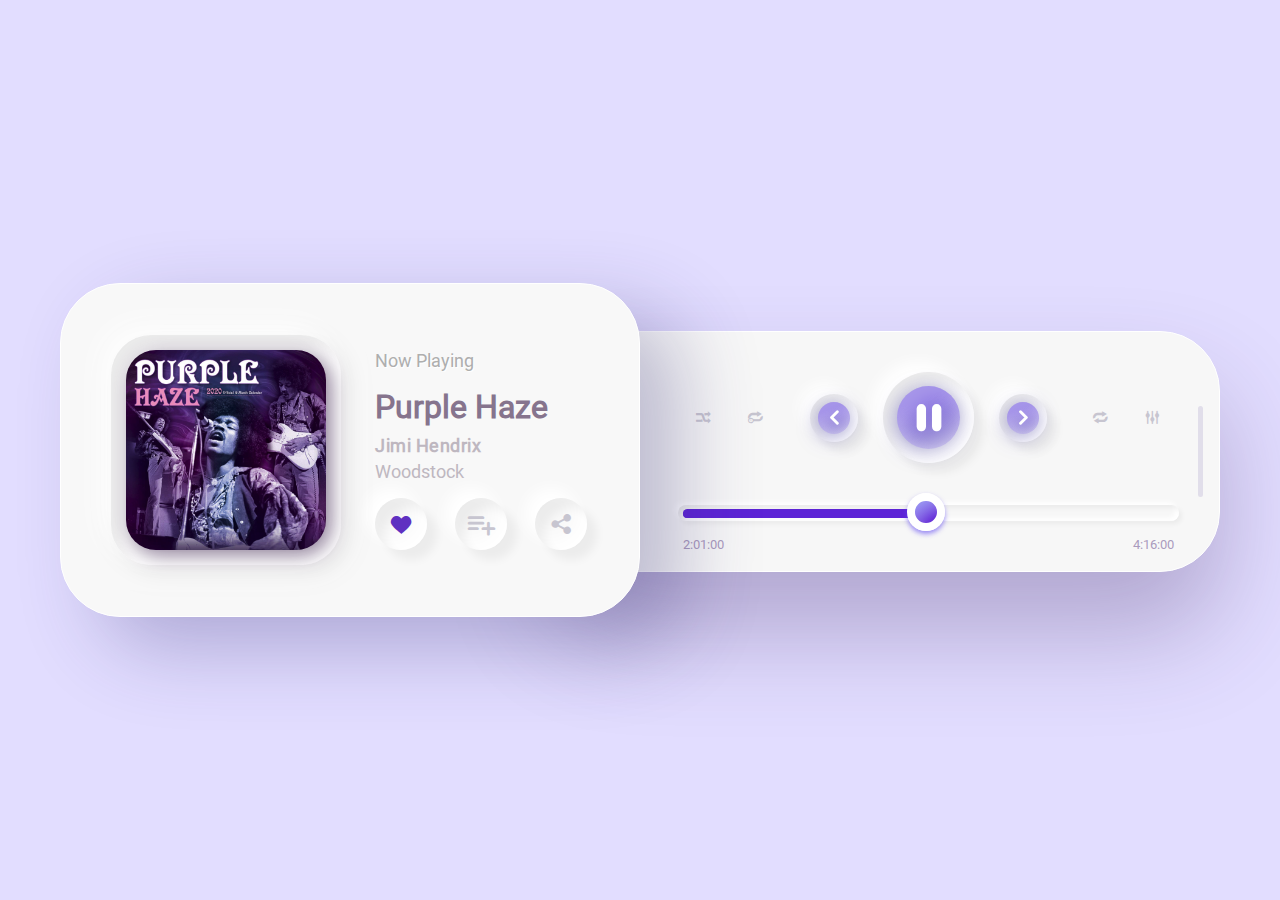
<file: index.html>
<!DOCTYPE html>
<html lang="en">

<head>
    <meta charset="UTF-8">
    <meta http-equiv="X-UA-Compatible" content="IE=edge">
    <meta name="viewport" content="width=device-width, initial-scale=1.0">
    <title>HTML Assignment</title>

    <!-- <link rel="stylesheet" href="css/bootstrap.min.css" type="text/css" /> -->
    <link rel="stylesheet" href="https://stackpath.bootstrapcdn.com/bootstrap/4.3.1/css/bootstrap.min.css">
    <link rel="stylesheet" href="css/style.css" type="text/css" />
    <link href="fonts/font_stylesheet.css" rel="stylesheet" type="text/css" />
    <link href="fonts/icomoon/icomoon_style.css" rel="stylesheet" type="text/css" />


</head>

<body>
    <section class="musicPlayer_section">
        <div class="musicPlayer_wrapper">
            <div class="musicPlayer">
                <div class="musicPlayer_Album">
                    <div class="album_img">
                        <div class="album_img_wrapper">
                            <img src="images/musicPlayer_Album_img.jpg" alt="musicPlayer_Album_img" />
                        </div>
                    </div>
                    <div class="album_dtls">
                        <p>Now Playing</p>
                        <div class="album_dtls_main">
                            <h2>Purple Haze</h2>
                            <h4>Jimi Hendrix</h4>
                            <h6>Woodstock</h6>
                        </div>
                        <div class="album_dtls_actions">
                            <div class="icon_btn active">
                                <em class="icon-icn_like"></em>
                            </div>
                            <div class="icon_btn">
                                <em class="icon-icn_playlist-add"></em>
                            </div>
                            <div class="icon_btn">
                                <em class="icon-icn_share"></em>
                            </div>
                        </div>
                    </div>
                </div>
                <div class="musicPlayer_Player">
                    <div class="player_actions">
                        <div class="player_actions_left">
                            <div class="icon_only">
                                <em class="icon-icn_random"></em>
                            </div>
                            <div class="icon_only">
                                <em class="icon-icn_loop1"></em>
                            </div>
                        </div>
                        <div class="player_actions_center">
                            <div class="icon_btn">
                                <em><img src="images/icn_prev.svg" alt="icn_prev" /></em>
                            </div>
                            <div class="pause_btn">
                                <div class="icon_btn">
                                    <em class="icn_toggleclass icon-icn_pause "></em>
                                    <em class="icn_toggleclass icon-icn_play hide"><img src="images/icn_play.svg"/></em>
                                </div>
                            </div>
                            <div class="icon_btn">
                                <em><img src="images/icn_next.svg" alt="icn_next" /></em>
                            </div>
                        </div>
                        <div class="player_actions_right">
                            <div class="icon_only">
                                <em class="icon-icn_loop"></em>
                            </div>
                            <div class="icon_only">
                                <em class="icon-icn_showSettings"></em>
                            </div>
                        </div>
                    </div>

                    <div class="player_slider">
                        <!-- <div class="slider">
                            <div class="slider__box">
                                <span class="slider__btn" id="find"></span>
                                <span class="slider__color"></span>
                                <span class="slider__tooltip">50%</span>
                            </div>
                        </div> -->
                        <div class="custom_range-slider">
                            <div class="range-slider">
                                <!-- <div id="tooltip"></div> -->
                                <span class="left_label">2:01:00</span>
                                <div class="slider_wrapper">
                                    <input id="range" type="range" class="slider" min="1" max="100" value="50">
                                </div>
                                <span class="right_label">4:16:00</span>
                                <span id="rangevalue"></span>
                            </div>
                        </div>

                        <!-- <script src="https://cdnjs.cloudflare.com/ajax/libs/jquery/3.3.1/jquery.min.js"></script>
                        <div class="slidecontainer">
                            <input type="range" min="1" max="100" value="50" class="slider" id="myRange">
                            <p>Value: <span id="demo"></span></p>
                        </div> -->
                    </div>
                </div>
            </div>
        </div>
    </section>

    <script type="text/javascript" src="js/jquery-3.3.1.min.js"></script>
    <script src="js/custom.js" type="text/javascript"></script>
    <script>
        $(".icon_only , .icon_btn").click(function() {
            $(this).toggleClass("active");
        });
        $(".pause_btn").click(function() {
            $(".icn_toggleclass").toggleClass("hide");
        });
    </script>
</body>

</html>
</file>
<file: css/style.css>
/** Created By Mihir SOjitra **/

* {
    scrollbar-width: thin;
    user-select: none;
    box-sizing: border-box;
}

body {
    margin: 0;
    background: #E2DDFF;
    color: #86748D;
    scroll-behavior: smooth;
    overflow-x: hidden;
    font-family: 'Roboto', 'Montserrat', 'Avenir LT Std', sans-serif;
    box-sizing: border-box;
}

::-webkit-scrollbar {
    width: 5px;
    height: 5px;
    background: #F9F9F9;
}

 ::-webkit-scrollbar-thumb {
    background-color: #9ea4a9;
    border-radius: 50px;
}

 ::-webkit-scrollbar-thumb:hover {
    background-color: #6c757d;
}


/**  musicPlayer_section CSS START **/

.musicPlayer_section {
    display: flex;
    align-items: center;
    justify-content: center;
    min-height: 100vh;
    width: 100%;
}

.musicPlayer_wrapper {
    max-width: 1200px;
    margin: 0 auto;
    display: inline-block;
    padding: 20px;
    width: 100%;
}

.musicPlayer {
    float: left;
    width: 100%;
}

.musicPlayer_Album {
    background: #F8F8F8;
    border: 1px solid #FFFFFF;
    box-shadow: 40px 30px 80px rgb(54 48 116 / 30%);
    border-radius: 60px;
    overflow: hidden;
    padding: 51px 50px;
    display: flex;
    flex-wrap: wrap;
    width: 50%;
    justify-content: space-between;
    position: relative;
    z-index: 1;
}

.musicPlayer_Album .album_img {
    float: left;
    width: 50%;
}

.musicPlayer_Album .album_img .album_img_wrapper {
    float: left;
    width: 100%;
    background: #F8F8F8;
    border-radius: 40px;
    padding: 15px;
    box-shadow: inset 10px 10px 10px rgba(0, 0, 0, 0.05), inset -10px -10px 20px #ffffff;
    filter: drop-shadow(-10px -10px 15px #FFFFFF) drop-shadow(10px 10px 10px rgba(0, 0, 0, 0.05));
    max-width: 230px;
}

.musicPlayer_Album .album_img .album_img_wrapper img {
    width: 100%;
    box-shadow: inset 10px 10px 15px rgba(255, 255, 255, 0.2);
    filter: drop-shadow(5px 5px 10px rgba(37, 5, 57, 0.51));
    border-radius: 30px;
    float: left;
}

.album_dtls {
    float: left;
    width: 50%;
    /* padding: 15px 0 15px 45px; */
    padding: 15px 0 15px 25px;
    display: flex;
    flex-direction: column;
    justify-content: space-between;
}

.album_dtls p {
    float: left;
    width: 100%;
    font-family: 'Roboto';
    font-style: normal;
    font-weight: 400;
    font-size: 18px;
    line-height: 21px;
    color: #AEAEAE;
    text-shadow: 1px 1px 1px #ffffff;
    margin: 0;
}

.album_dtls .album_dtls_main h2 {
    float: left;
    width: 100%;
    font-family: 'Roboto';
    font-weight: 900;
    font-size: 32px;
    line-height: 38px;
    color: #86748D;
    padding-bottom: 9px;
    margin: 0;
}

.album_dtls .album_dtls_main h4 {
    float: left;
    width: 100%;
    font-family: 'Roboto';
    font-weight: 700;
    font-size: 18px;
    line-height: 21px;
    color: #beb7c0;
    padding-bottom: 5px;
    margin: 0;
    letter-spacing: 0.5px;
}

.album_dtls .album_dtls_main h6 {
    float: left;
    width: 100%;
    font-family: 'Roboto';
    font-weight: 400;
    font-size: 18px;
    line-height: 21px;
    color: #beb7c0;
    margin: 0;
}

.album_dtls_actions {
    float: left;
    width: 100%;
}

.album_dtls_actions {
    float: left;
    width: 100%;
}

.icon_btn {
    float: left;
    background: #F8F8F8;
    box-shadow: -10px -10px 15px #ffffff, 10px 10px 10px rgba(0, 0, 0, 0.05), inset 10px 10px 10px rgba(0, 0, 0, 0.05), inset -10px -10px 20px #ffffff;
    height: 52px;
    width: 52px;
    border-radius: 100%;
    display: flex;
    align-items: center;
    justify-content: center;
    margin-right: 28px;
    cursor: pointer;
}

.icon_btn:hover {
    /* opacity: 0.3; */
    box-shadow: -6px -6px 10px rgba(255, 255, 255, 0.8), 6px 6px 10px rgba(0, 0, 0, 0.2);
}

.icon_btn:active {
    box-shadow: inset 0.2rem 0.2rem 0.5rem #e2ddff, inset -0.2rem -0.2rem 0.5rem #ffffff;
    color: #5f30c1;
}

.album_dtls_actions .icon_btn:last-child {
    margin-right: 0;
}

.icon_btn em {
    font-size: 25px;
    color: #C7C5D0;
    transition: 0.3s linear;
}

.icon_btn em.icon-icn_playlist-add {
    font-size: 33px;
}

.icon_btn:hover em,
.icon_btn.active em {
    color: #5f30c1;
}

.musicPlayer_Player {
    float: right;
    background: #F7F7F7;
    border: 1px solid #FFFFFF;
    box-shadow: 0px 60px 100px rgba(65, 44, 100, 0.3);
    border-radius: 60px;
    width: 58%;
    padding: 40px 40px 50px 30px;
    margin-top: -286px;
    position: relative;
    display: flex;
    flex-direction: column;
    padding-left: 130px;
}

.player_actions {
    float: left;
    width: 100%;
    display: flex;
    align-items: center;
    justify-content: space-between;
    padding-bottom: 42px;
}

.player_actions .player_actions_left {
    display: flex;
    align-items: center;
}

.icon_only {
    float: left;
    height: 42px;
    width: 42px;
    border-radius: 100%;
    display: flex;
    align-items: center;
    justify-content: center;
    cursor: pointer;
    margin: 0 5px;
    color: #C7C5D0;
}

.icon_only:hover {
    background: #F8F8F8;
    box-shadow: -10px -10px 15px #ffffff, 10px 10px 10px rgba(0, 0, 0, 0.05), inset 10px 10px 10px rgba(0, 0, 0, 0.05), inset -10px -10px 20px #ffffff;
    color: #5f30c1;
}

.icon_only:active,
.icon_only.active,
.player_actions_center .pause_btn .icon_btn.active {
    box-shadow: inset 0.2rem 0.2rem 0.5rem #e1dcff, inset -0.2rem -0.2rem 0.5rem #ffffff;
    color: #5f30c1;
}

.player_actions_center {
    display: flex;
    align-items: center;
}

.player_actions_center .icon_btn {
    background: #F8F8F8;
    box-shadow: -10px -10px 15px #ffffff, 10px 10px 10px rgb(0 0 0 / 5%), inset 10px 10px 10px rgb(0 0 0 / 5%), inset -10px -10px 20px #ffffff;
    padding: 8px;
    /* height: 58px;
    width: 58px; */
    height: 48px;
    width: 48px;
    margin: 0;
    position: relative;
}

.player_actions_center .icon_btn em {
    background: linear-gradient(159.16deg, #917CE4 26.46%, rgba(63, 45, 137, 0) 116.55%);
    box-shadow: inset 10px 10px 15px rgb(255 255 255 / 20%);
    filter: drop-shadow(0px 5px 10px rgba(55, 46, 152, 0.65));
    color: #ffffff;
    /* height: 42px;
    width: 42px; */
    height: 32px;
    width: 32px;
    display: flex;
    align-items: center;
    justify-content: center;
    border-radius: 100%;
}

.player_actions_center .pause_btn .icon_btn {
    margin: 0 25px;
    /* height: 101px;
    width: 101px; */
    height: 91px;
    width: 91px;
    padding: 14px;
}

.player_actions_center .pause_btn .icon_btn em {
    /* height: 73px;
    width: 73px;
    font-size: 32px; */
    height: 63px;
    width: 63px;
    font-size: 28px;
}

.player_actions_center .icon_btn em img {
    width: 15px;
    height: 15px;
}

.player_actions_center .pause_btn .icon_btn em img {
    width: 27px;
    height: 27px;
}

.player_actions_center .icon_btn:active {
    box-shadow: inset 0.2rem 0.2rem 0.5rem #e2ddff, inset -0.2rem -0.2rem 0.5rem #ffffff;
    color: #ffffff;
}

.hide {
    display: none !important;
}

.musicPlayer_Player:after {
    content: "";
    position: absolute;
    right: 16px;
    top: 0;
    bottom: 0;
    margin: auto;
    width: 5px;
    height: 91px;
    background: #E1DEEA;
    border-radius: 13px;
}


/* 
.icon_btn:before {
    box-shadow: 0.4rem 0.4rem 0.8rem #c8d0e7, -0.4rem -0.4rem 0.8rem #ffffff;
    background: linear-gradient(to bottom right, #c8d0e7 0%, #ffffff 100%);
    -webkit-animation: waves 4s linear infinite;
    animation: waves 4s linear infinite;
    position: absolute;
    width: 110%;
    height: 110%;
    top: -5%;
    left: -5%;
    content: "";
}

.icon_btn:after {
    box-shadow: 0.4rem 0.4rem 0.8rem #c8d0e7, -0.4rem -0.4rem 0.8rem #ffffff;
    -webkit-animation: waves 4s linear 2s infinite;
    animation: waves 4s linear 2s infinite;
    position: absolute;
    width: 125%;
    height: 125%;
    top: -12%;
    left: -12%;
    content: "";
}

@-webkit-keyframes waves {
    0% {
        transform: scale(1);
        opacity: 1;
    }
    50% {
        opacity: 1;
    }
    100% {
        transform: scale(2);
        opacity: 0;
    }
}

@keyframes waves {
    0% {
        transform: scale(1);
        opacity: 1;
    }
    50% {
        opacity: 1;
    }
    100% {
        transform: scale(2);
        opacity: 0;
    }
} */


/** ---------------- RANGE SLIDER CSS -------------------- **/

.custom_range-slider {
    float: left;
    width: 100%;
}

.range-slider {
    width: 100%;
    position: relative;
    margin: 0;
    float: left;
}

.range-slider .left_label,
.range-slider .right_label {
    font-size: 13px;
    font-weight: 400;
    font-weight: normal;
    color: #AA9BBE;
    position: absolute;
    top: 30px;
    padding: 0 5px;
}

.range-slider .left_label {
    left: 0;
}

.range-slider .right_label {
    right: 0;
}

.range-slider #rangevalue {
    display: none;
}

.slider_wrapper {
    float: left;
    width: 100%;
    /* background-color: #DEDDE3; */
    box-shadow: -3px -3px 5px #ffffff, 3px 3px 5px rgb(0 0 0 / 5%), inset 3px 3px 5px rgb(0 0 0 / 5%), inset -3px -3px 5px #ffffff;
    border-radius: 37px;
    height: 16px;
    padding: 3px 5px;
}

#range {
    -webkit-appearance: none;
    -moz-appearance: none;
    width: 100%;
    height: 9px;
    background-color: transparent;
    background-image: linear-gradient(90deg, #5D24D6 var(--percentage), transparent var(--percentage));
    outline: 0;
    margin: 0;
    /* box-shadow: -3px -3px 5px #FFFFFF, 3px 3px 5px rgba(0, 0, 0, 0.05), inset 3px 3px 5px rgba(0, 0, 0, 0.05), inset -3px -3px 5px #FFFFFF; */
    border-radius: 37px;
    float: left;
    margin-top: 1px;
}

#range:focus {
    outline: none;
}

#range::-webkit-slider-runnable-track {
    width: 100%;
    height: 8px;
    cursor: pointer;
    animate: 0.2s;
    background: #5D24D6;
    -ms-background: linear-gradient(90deg, #5D24D6 var(--percentage), transparent var(--percentage));
    -webkit-background: linear-gradient(90deg, #5D24D6 var(--percentage), transparent var(--percentage));
    -o-background: linear-gradient(90deg, #5D24D6 var(--percentage), transparent var(--percentage));
    background: linear-gradient(90deg, #5D24D6 var(--percentage), transparent var(--percentage));
    /* box-shadow: -3px -3px 5px #FFFFFF, 3px 3px 5px rgba(0, 0, 0, 0.05), inset 3px 3px 5px rgba(0, 0, 0, 0.05), inset -3px -3px 5px #FFFFFF; */
    border-radius: 37px;
}

#range::-webkit-slider-thumb {
    position: relative;
    -webkit-appearance: none;
    border-radius: 50%;
    cursor: pointer;
    height: 38px;
    width: 38px;
    transform: translateY(calc(-50% + 2px));
    background: #FFFFFF;
    border: 8px solid #FFFFFF;
    background: linear-gradient(327.56deg, #5D24D6 19.23%, #7E74ED 81.76%);
    box-shadow: 0px 3px 5px rgba(98, 75, 242, 0.63), inset 10px 10px 15px rgba(255, 255, 255, 0.2);
}

input[type=range]::-webkit-range-progress {
    background: linear-gradient(327.56deg, #5D24D6 19.23%, #7E74ED 81.76%);
    box-shadow: 0px 2px 3px rgba(43, 72, 180, 0.4), inset 1px 1px 3px rgba(255, 255, 255, 0.4);
    border-radius: 31px;
    height: 8px;
}


/** FOR FIREFOX RANGE SLIDER CSS **/

#range::-moz-range-track {
    width: 100%;
    height: 10px;
    cursor: pointer;
    animate: 0.2s;
    background: #5D24D6;
    -moz-background: linear-gradient(90deg, #5D24D6 var(--percentage), transparent var(--percentage));
    background: linear-gradient(90deg, #5D24D6 var(--percentage), transparent var(--percentage));
    /* box-shadow: -3px -3px 5px #FFFFFF, 3px 3px 5px rgba(0, 0, 0, 0.05), inset 3px 3px 5px rgba(0, 0, 0, 0.05), inset -3px -3px 5px #FFFFFF; */
    border-radius: 37px;
}

#range::-moz-range-thumb {
    position: relative;
    -webkit-appearance: none;
    border-radius: 50%;
    cursor: pointer;
    height: 25px;
    width: 25px;
    transform: translateY(calc(-50% + 16px));
    background: #FFFFFF;
    border: 8px solid #FFFFFF;
    background: linear-gradient(327.56deg, #5D24D6 19.23%, #7E74ED 81.76%);
    box-shadow: 0px 3px 5px rgba(98, 75, 242, 0.63), inset 10px 10px 15px rgba(255, 255, 255, 0.2);
}

input[type=range]::-moz-range-progress {
    background: linear-gradient(327.56deg, #5D24D6 19.23%, #7E74ED 81.76%);
    box-shadow: 0px 2px 3px rgba(43, 72, 180, 0.4), inset 1px 1px 3px rgba(255, 255, 255, 0.4);
    border-radius: 31px;
    height: 8px;
}

#range::-ms-track {
    width: 100%;
    height: 8px;
    cursor: pointer;
    animate: 0.2s;
    background-color: #5D24D6;
    -ms-background: linear-gradient(90deg, #5D24D6 var(--percentage), transparent var(--percentage));
    -webkit-background: linear-gradient(90deg, #5D24D6 var(--percentage), transparent var(--percentage));
    -o-background: linear-gradient(90deg, #5D24D6 var(--percentage), transparent var(--percentage));
    background: linear-gradient(90deg, #5D24D6 var(--percentage), transparent var(--percentage));
    /* box-shadow: -3px -3px 5px #FFFFFF, 3px 3px 5px rgba(0, 0, 0, 0.05), inset 3px 3px 5px rgba(0, 0, 0, 0.05), inset -3px -3px 5px #FFFFFF; */
    border-radius: 37px;
}
</file>
<file: fonts/font_stylesheet.css>
@font-face {
    font-family: 'Avenir LT Std';
    src: url('AvenirLTStd-Black.eot');
    src: url('AvenirLTStd-Black.eot?#iefix') format('embedded-opentype'), url('AvenirLTStd-Black.woff2') format('woff2'), url('AvenirLTStd-Black.woff') format('woff'), url('AvenirLTStd-Black.ttf') format('truetype'), url('AvenirLTStd-Black.svg#AvenirLTStd-Black') format('svg');
    font-weight: 900;
    font-style: normal;
    font-display: swap;
}

@font-face {
    font-family: 'Roboto';
    src: url('Roboto-Regular.eot');
    src: url('Roboto-Regular.eot?#iefix') format('embedded-opentype'), url('Roboto-Regular.woff2') format('woff2'), url('Roboto-Regular.woff') format('woff'), url('Roboto-Regular.ttf') format('truetype'), url('Roboto-Regular.svg#Roboto-Regular') format('svg');
    font-weight: normal;
    font-style: normal;
    font-display: swap;
}

@font-face {
    font-family: 'Montserrat';
    src: url('Montserrat-Bold.eot');
    src: url('Montserrat-Bold.eot?#iefix') format('embedded-opentype'), url('Montserrat-Bold.woff2') format('woff2'), url('Montserrat-Bold.woff') format('woff'), url('Montserrat-Bold.ttf') format('truetype'), url('Montserrat-Bold.svg#Montserrat-Bold') format('svg');
    font-weight: bold;
    font-style: normal;
    font-display: swap;
}

@font-face {
    font-family: 'Avenir LT Std';
    src: url('AvenirLTStd-Book.eot');
    src: url('AvenirLTStd-Book.eot?#iefix') format('embedded-opentype'), url('AvenirLTStd-Book.woff2') format('woff2'), url('AvenirLTStd-Book.woff') format('woff'), url('AvenirLTStd-Book.ttf') format('truetype'), url('AvenirLTStd-Book.svg#AvenirLTStd-Book') format('svg');
    font-weight: normal;
    font-style: normal;
    font-display: swap;
}

@font-face {
    font-family: 'Avenir LT Std';
    src: url('AvenirLTStd-Roman.eot');
    src: url('AvenirLTStd-Roman.eot?#iefix') format('embedded-opentype'), url('AvenirLTStd-Roman.woff2') format('woff2'), url('AvenirLTStd-Roman.woff') format('woff'), url('AvenirLTStd-Roman.ttf') format('truetype'), url('AvenirLTStd-Roman.svg#AvenirLTStd-Roman') format('svg');
    font-weight: normal;
    font-style: normal;
    font-display: swap;
}

@font-face {
    font-family: 'Metropolis';
    src: url('Metropolis-Regular.eot');
    src: url('Metropolis-Regular.eot?#iefix') format('embedded-opentype'), url('Metropolis-Regular.woff2') format('woff2'), url('Metropolis-Regular.woff') format('woff'), url('Metropolis-Regular.ttf') format('truetype'), url('Metropolis-Regular.svg#Metropolis-Regular') format('svg');
    font-weight: normal;
    font-style: normal;
    font-display: swap;
}
</file>
<file: fonts/icomoon/icomoon_style.css>
@font-face {
    font-family: 'icomoon';
    src: url('fonts/icomoon.eot?');
    src: url('fonts/icomoon.eot?#iefix') format('embedded-opentype'), url('fonts/icomoon.ttf?') format('truetype'), url('fonts/icomoon.woff?') format('woff'), url('fonts/icomoon.svg?#icomoon') format('svg');
    font-weight: normal;
    font-style: normal;
    font-display: block;
}

[class^="icon-"],
[class*=" icon-"] {
    /* use !important to prevent issues with browser extensions that change fonts */
    font-family: 'icomoon' !important;
    speak: never;
    font-style: normal;
    font-weight: normal;
    font-variant: normal;
    text-transform: none;
    line-height: 1;
    /* Better Font Rendering =========== */
    -webkit-font-smoothing: antialiased;
    -moz-osx-font-smoothing: grayscale;
}

.icon-icn_random:before {
    content: "\e100";
}

.icon-icn_loop1:before {
    content: "\e101";
}

.icon-icn_showSettings:before {
    content: "\e102";
}

.icon-icn_loop:before {
    content: "\e103";
}

.icon-icn_prev:before {
    content: "\e104";
}

.icon-icn_next:before {
    content: "\e105";
}

.icon-icn_pause:before {
    content: "\e106";
}

.icon-icn_share:before {
    content: "\e107";
}

.icon-icn_playlist-add:before {
    content: "\e108";
}

.icon-icn_like:before {
    content: "\e109";
}

.icon-icn_like1:before {
    content: "\e10a";
}
</file>
